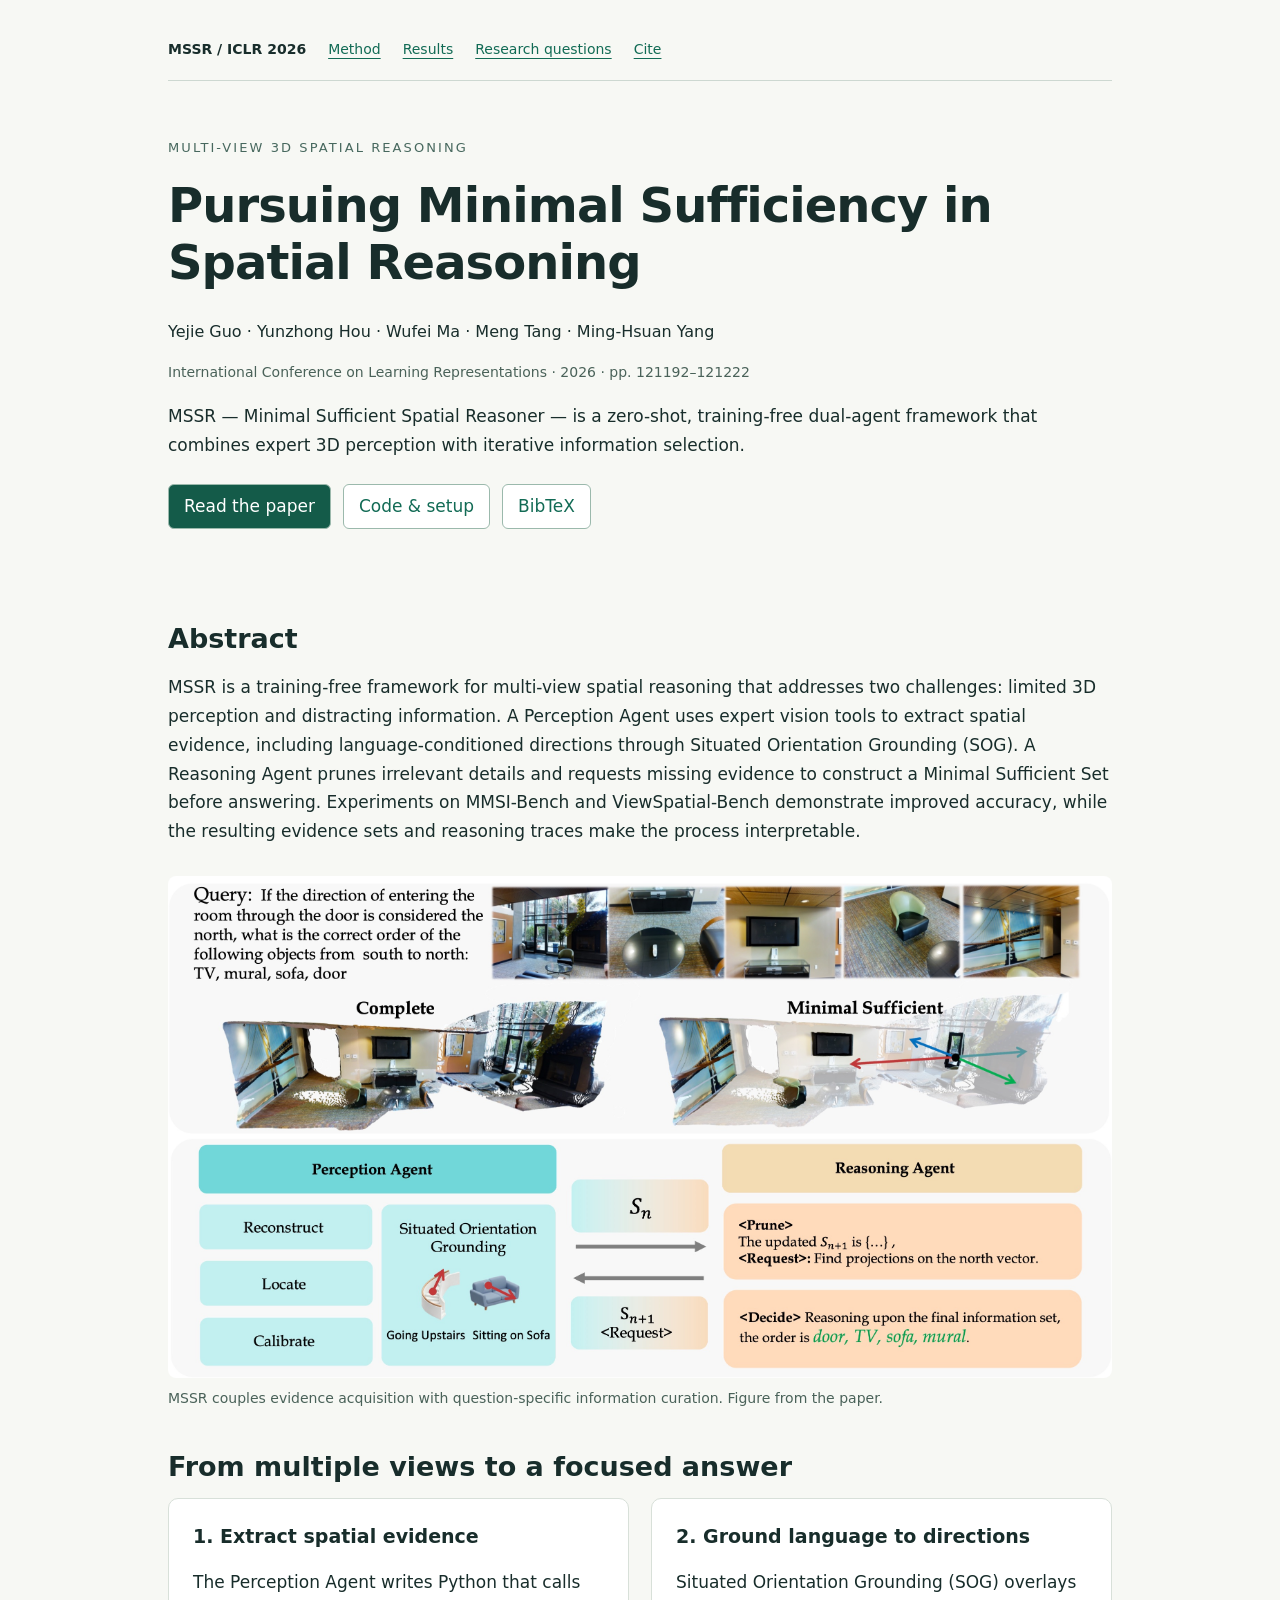
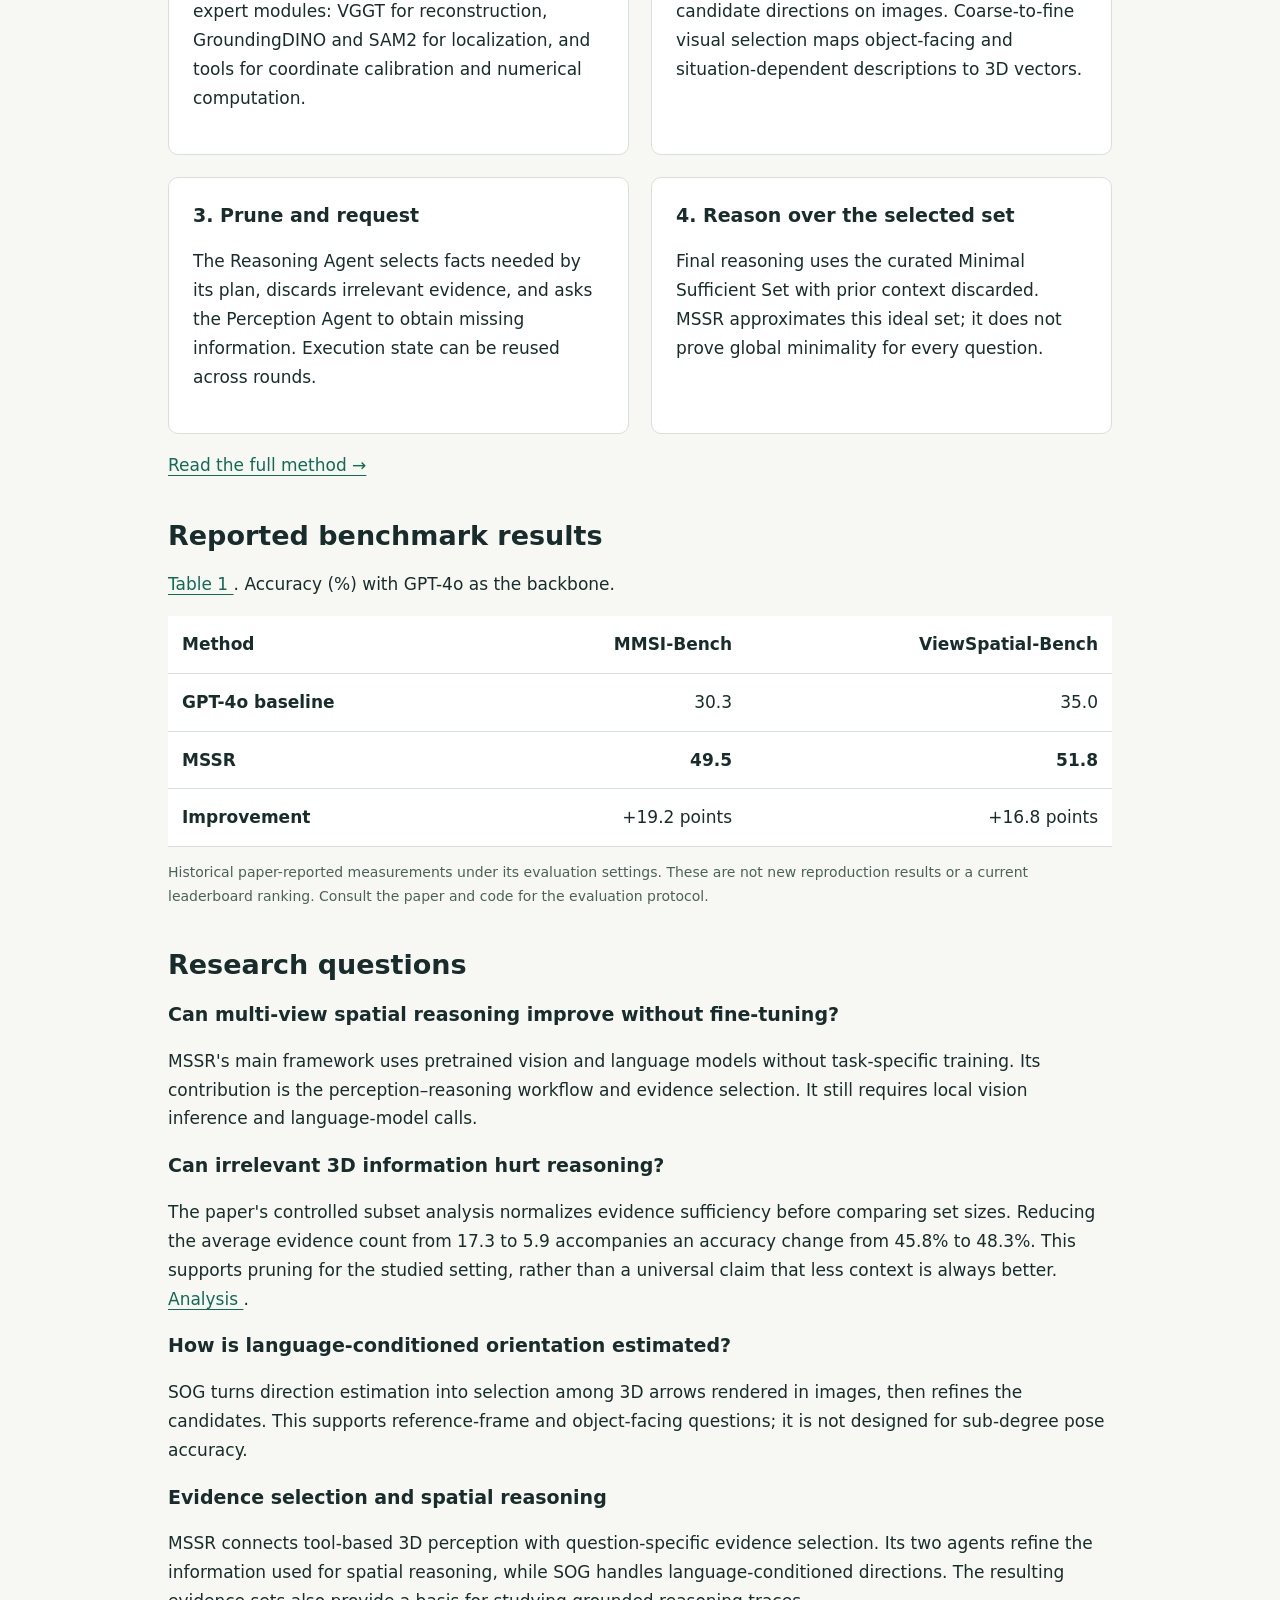
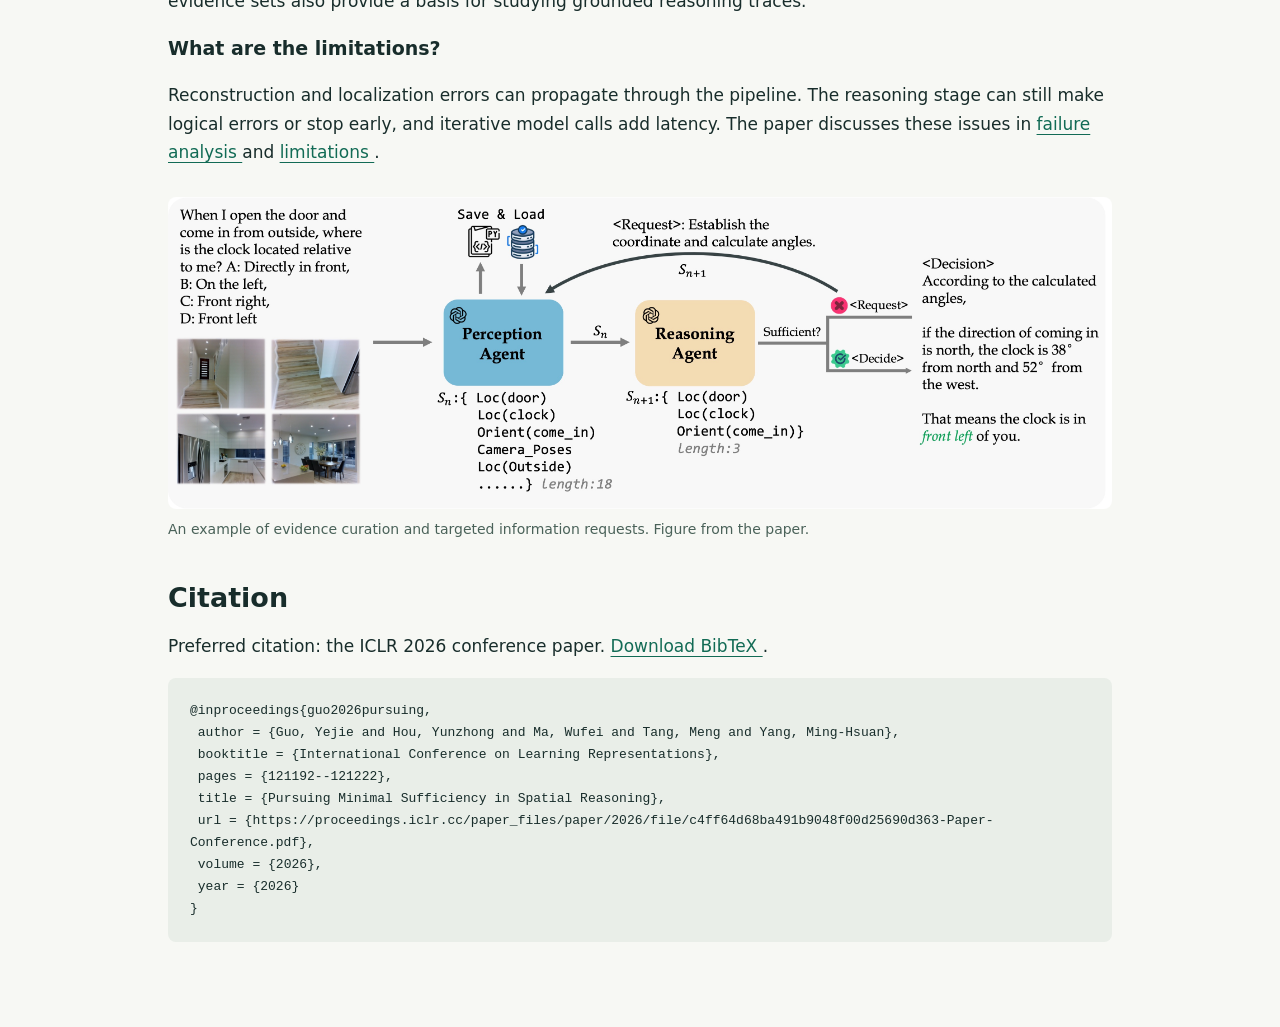
<file: docs/index.html>
<!DOCTYPE html>
<html lang="en">
 <head>
  <meta charset="utf-8"/>
  <meta content="width=device-width, initial-scale=1" name="viewport"/>
  <title>
   Pursuing Minimal Sufficiency in Spatial Reasoning | MSSR · ICLR 2026
  </title>
  <meta content="MSSR is a training-free dual-agent framework for multi-view 3D spatial reasoning, combining expert perception tools, situated orientation grounding and evidence pruning." name="description"/>
  <link href="https://gyj155.github.io/mssr/" rel="canonical"/>
  <link href="style.css" rel="stylesheet"/>
  <meta content="Yejie Guo" name="citation_author"/>
  <meta content="Yunzhong Hou" name="citation_author"/>
  <meta content="Wufei Ma" name="citation_author"/>
  <meta content="Meng Tang" name="citation_author"/>
  <meta content="Ming-Hsuan Yang" name="citation_author"/>
  <meta content="Pursuing Minimal Sufficiency in Spatial Reasoning" name="citation_title"/>
  <meta content="2026" name="citation_publication_date"/>
  <meta content="International Conference on Learning Representations" name="citation_conference_title"/>
  <meta content="121192" name="citation_firstpage"/>
  <meta content="121222" name="citation_lastpage"/>
  <meta content="https://proceedings.iclr.cc/paper_files/paper/2026/file/c4ff64d68ba491b9048f00d25690d363-Paper-Conference.pdf" name="citation_pdf_url"/>
  <script type="application/ld+json">
   {"@context": "https://schema.org", "@type": "ScholarlyArticle", "headline": "Pursuing Minimal Sufficiency in Spatial Reasoning", "name": "Pursuing Minimal Sufficiency in Spatial Reasoning", "url": "https://gyj155.github.io/mssr/", "author": [{"@type": "Person", "name": "Yejie Guo", "url": "https://gyj155.github.io/"}, {"@type": "Person", "name": "Yunzhong Hou", "url": "https://hou-yz.github.io/"}, {"@type": "Person", "name": "Wufei Ma", "url": "https://wufeim.github.io/"}, {"@type": "Person", "name": "Meng Tang", "url": "https://www.mengtang.org/"}, {"@type": "Person", "name": "Ming-Hsuan Yang", "url": "https://faculty.ucmerced.edu/mhyang/"}], "datePublished": "2026", "description": "MSSR is a training-free dual-agent framework for multi-view 3D spatial reasoning, combining expert perception tools, situated orientation grounding and evidence pruning.", "sameAs": ["https://arxiv.org/abs/2510.16688", "https://openreview.net/forum?id=bZAKJwyn1n"], "isPartOf": {"@type": "PublicationVolume", "name": "International Conference on Learning Representations", "volumeNumber": "2026"}, "pageStart": "121192", "pageEnd": "121222", "keywords": ["spatial reasoning", "vision-language models", "multi-view reasoning", "visual programming", "minimal sufficient set", "situated orientation grounding"]}
  </script>
 </head>
 <body>
  <main>
   <nav aria-label="Main navigation">
    <strong>
     MSSR / ICLR 2026
    </strong>
    <a href="#method">
     Method
    </a>
    <a href="#results">
     Results
    </a>
    <a href="#questions">
     Research questions
    </a>
    <a href="#citation">
     Cite
    </a>
   </nav>
   <header>
    <div class="eyebrow">
     Multi-view 3D spatial reasoning
    </div>
    <h1>
     Pursuing Minimal Sufficiency in Spatial Reasoning
    </h1>
    <p class="authors">
     <a href="https://gyj155.github.io/">
      Yejie Guo
     </a>
     ·
     <a href="https://hou-yz.github.io/">
      Yunzhong Hou
     </a>
     ·
     <a href="https://wufeim.github.io/">
      Wufei Ma
     </a>
     ·
     <a href="https://www.mengtang.org/">
      Meng Tang
     </a>
     ·
     <a href="https://faculty.ucmerced.edu/mhyang/">
      Ming-Hsuan Yang
     </a>
    </p>
    <p class="small">
     International Conference on Learning Representations · 2026 · pp. 121192–121222
    </p>
    <p>
     MSSR — Minimal Sufficient Spatial Reasoner — is a zero-shot, training-free dual-agent framework that combines expert 3D perception with iterative information selection.
    </p>
    <div class="links">
     <a href="https://arxiv.org/abs/2510.16688">
      Read the paper
     </a>
     <a href="https://github.com/gyj155/mssr">
      Code &amp; setup
     </a>
     <a download="" href="citation.bib">
      BibTeX
     </a>
    </div>
   </header>
   <section aria-labelledby="abstract">
    <h2 id="abstract">
     Abstract
    </h2>
    <p>
     MSSR is a training-free framework for multi-view spatial reasoning that addresses two challenges: limited 3D perception and distracting information. A Perception Agent uses expert vision tools to extract spatial evidence, including language-conditioned directions through Situated Orientation Grounding (SOG). A Reasoning Agent prunes irrelevant details and requests missing evidence to construct a Minimal Sufficient Set before answering. Experiments on MMSI-Bench and ViewSpatial-Bench demonstrate improved accuracy, while the resulting evidence sets and reasoning traces make the process interpretable.
    </p>
   </section>
   <figure>
    <img alt="MSSR framework: a Perception Agent extracts 3D evidence and a Reasoning Agent prunes irrelevant facts or requests missing information." height="1452" src="assets/overview.jpg" width="2731"/>
    <figcaption>
     MSSR couples evidence acquisition with question-specific information curation. Figure from the paper.
    </figcaption>
   </figure>
   <section id="method">
    <h2>
     From multiple views to a focused answer
    </h2>
    <div class="grid">
     <article class="card">
      <h3>
       1. Extract spatial evidence
      </h3>
      <p>
       The Perception Agent writes Python that calls expert modules: VGGT for reconstruction, GroundingDINO and SAM2 for localization, and tools for coordinate calibration and numerical computation.
      </p>
     </article>
     <article class="card">
      <h3>
       2. Ground language to directions
      </h3>
      <p>
       Situated Orientation Grounding (SOG) overlays candidate directions on images. Coarse-to-fine visual selection maps object-facing and situation-dependent descriptions to 3D vectors.
      </p>
     </article>
     <article class="card">
      <h3>
       3. Prune and request
      </h3>
      <p>
       The Reasoning Agent selects facts needed by its plan, discards irrelevant evidence, and asks the Perception Agent to obtain missing information. Execution state can be reused across rounds.
      </p>
     </article>
     <article class="card">
      <h3>
       4. Reason over the selected set
      </h3>
      <p>
       Final reasoning uses the curated Minimal Sufficient Set with prior context discarded. MSSR approximates this ideal set; it does not prove global minimality for every question.
      </p>
     </article>
    </div>
    <p>
     <a href="https://arxiv.org/html/2510.16688v2#S3">
      Read the full method →
     </a>
    </p>
   </section>
   <section id="results">
    <h2>
     Reported benchmark results
    </h2>
    <p>
     <a href="https://arxiv.org/html/2510.16688v2#S4.T1">
      Table 1
     </a>
     . Accuracy (%) with GPT-4o as the backbone.
    </p>
    <table>
     <thead>
      <tr>
       <th scope="col">
        Method
       </th>
       <th scope="col">
        MMSI-Bench
       </th>
       <th scope="col">
        ViewSpatial-Bench
       </th>
      </tr>
     </thead>
     <tbody>
      <tr>
       <th scope="row">
        GPT-4o baseline
       </th>
       <td>
        30.3
       </td>
       <td>
        35.0
       </td>
      </tr>
      <tr>
       <th scope="row">
        MSSR
       </th>
       <td>
        <strong>
         49.5
        </strong>
       </td>
       <td>
        <strong>
         51.8
        </strong>
       </td>
      </tr>
      <tr>
       <th scope="row">
        Improvement
       </th>
       <td>
        +19.2 points
       </td>
       <td>
        +16.8 points
       </td>
      </tr>
     </tbody>
    </table>
    <p class="small">
     Historical paper-reported measurements under its evaluation settings. These are not new reproduction results or a current leaderboard ranking. Consult the paper and code for the evaluation protocol.
    </p>
   </section>
   <section id="questions">
    <h2>
     Research questions
    </h2>
    <h3>
     Can multi-view spatial reasoning improve without fine-tuning?
    </h3>
    <p>
     MSSR's main framework uses pretrained vision and language models without task-specific training. Its contribution is the perception–reasoning workflow and evidence selection. It still requires local vision inference and language-model calls.
    </p>
    <h3>
     Can irrelevant 3D information hurt reasoning?
    </h3>
    <p>
     The paper's controlled subset analysis normalizes evidence sufficiency before comparing set sizes. Reducing the average evidence count from 17.3 to 5.9 accompanies an accuracy change from 45.8% to 48.3%. This supports pruning for the studied setting, rather than a universal claim that less context is always better.
     <a href="https://arxiv.org/html/2510.16688v2#S4.SS3">
      Analysis
     </a>
     .
    </p>
    <h3>
     How is language-conditioned orientation estimated?
    </h3>
    <p>
     SOG turns direction estimation into selection among 3D arrows rendered in images, then refines the candidates. This supports reference-frame and object-facing questions; it is not designed for sub-degree pose accuracy.
    </p>
    <h3>
     Evidence selection and spatial reasoning
    </h3>
    <p>
     MSSR connects tool-based 3D perception with question-specific evidence selection. Its two agents refine the information used for spatial reasoning, while SOG handles language-conditioned directions. The resulting evidence sets also provide a basis for studying grounded reasoning traces.
    </p>
    <h3>
     What are the limitations?
    </h3>
    <p>
     Reconstruction and localization errors can propagate through the pipeline. The reasoning stage can still make logical errors or stop early, and iterative model calls add latency. The paper discusses these issues in
     <a href="https://arxiv.org/html/2510.16688v2#A8">
      failure analysis
     </a>
     and
     <a href="https://arxiv.org/html/2510.16688v2#A11">
      limitations
     </a>
     .
    </p>
   </section>
   <figure>
    <img alt="Worked example of MSSR pruning an evidence set and requesting missing calculations before answering." loading="lazy" src="assets/method2.jpg"/>
    <figcaption>
     An example of evidence curation and targeted information requests. Figure from the paper.
    </figcaption>
   </figure>
   <section id="citation">
    <h2>
     Citation
    </h2>
    <p>
     Preferred citation: the ICLR 2026 conference paper.
     <a download="" href="citation.bib">
      Download BibTeX
     </a>
     .
    </p>
    <pre>@inproceedings{guo2026pursuing,
 author = {Guo, Yejie and Hou, Yunzhong and Ma, Wufei and Tang, Meng and Yang, Ming-Hsuan},
 booktitle = {International Conference on Learning Representations},
 pages = {121192--121222},
 title = {Pursuing Minimal Sufficiency in Spatial Reasoning},
 url = {https://proceedings.iclr.cc/paper_files/paper/2026/file/c4ff64d68ba491b9048f00d25690d363-Paper-Conference.pdf},
 volume = {2026},
 year = {2026}
}
</pre>
   </section>
  </main>
 </body>
</html>
</file>
<file: docs/style.css>
*{box-sizing:border-box}body{margin:0;color:#182d2b;background:#f7f8f4;font:17px/1.7 system-ui,-apple-system,sans-serif}main{max-width:1000px;margin:auto;padding:38px 28px 72px}nav{display:flex;gap:22px;flex-wrap:wrap;font-size:14px;border-bottom:1px solid #cdd8d1;padding-bottom:18px}a{color:#126b55;text-underline-offset:4px}header{padding:56px 0 30px}.eyebrow{font-size:13px;letter-spacing:.16em;text-transform:uppercase;color:#47685e}h1{font-family:system-ui,-apple-system,BlinkMacSystemFont,"Segoe UI",sans-serif;font-weight:600;font-size:clamp(32px,4.8vw,48px);line-height:1.2;letter-spacing:-.02em;max-width:900px;margin:18px 0 26px}h2{font-size:27px;line-height:1.3;margin:38px 0 14px}h3{font-size:19px;line-height:1.4}.lead{font-size:21px;max-width:800px}.authors{font-size:16px}.links{display:flex;gap:12px;flex-wrap:wrap;margin:24px 0}.links a{border:1px solid #9bb9ac;border-radius:6px;padding:7px 15px;background:white;text-decoration:none}.links a:first-child{color:white;background:#145b49}.grid{display:grid;grid-template-columns:1fr 1fr;gap:22px}.card{background:white;padding:24px;border:1px solid #d8e0d9;border-radius:10px}.card h3{margin-top:0}figure{margin:30px 0}img{width:100%;height:auto;border-radius:8px;background:white}figcaption,.small{font-size:14px;color:#4a6259}table{width:100%;border-collapse:collapse;background:white}th,td{text-align:left;padding:14px;border-bottom:1px solid #d6dfd8}td:not(:first-child),th:not(:first-child){text-align:right}pre{white-space:pre-wrap;overflow-wrap:anywhere;background:#e9eee8;padding:22px;font-size:13px;border-radius:8px}section{scroll-margin-top:20px}footer{border-top:1px solid #cdd8d1;margin-top:45px;padding-top:20px;font-size:14px}@media(max-width:650px){main{padding:22px 18px 48px}.grid{grid-template-columns:1fr}header{padding-top:30px}.lead{font-size:19px}th,td{padding:9px;font-size:14px}}

.authors a{color:inherit;text-decoration:none}.authors a:hover,.authors a:focus-visible{color:#126b55;text-decoration:underline}
</file>
